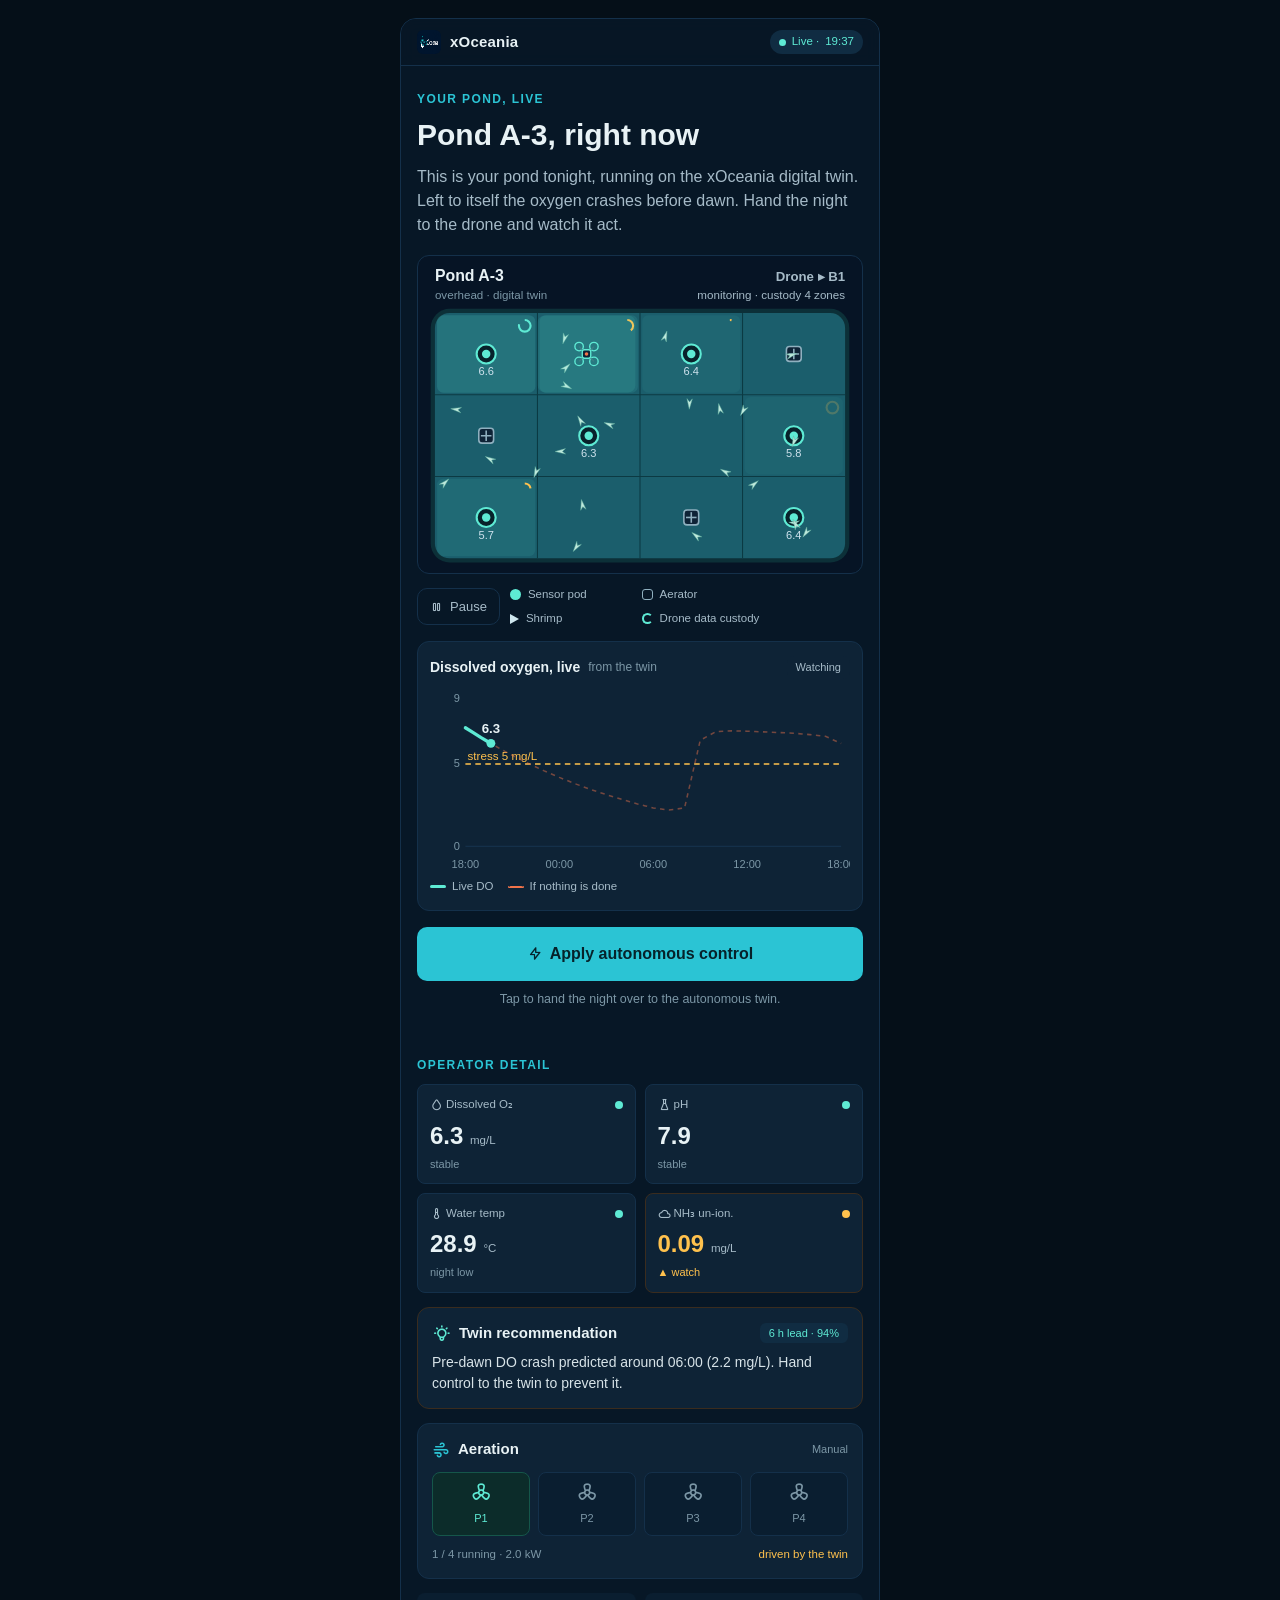
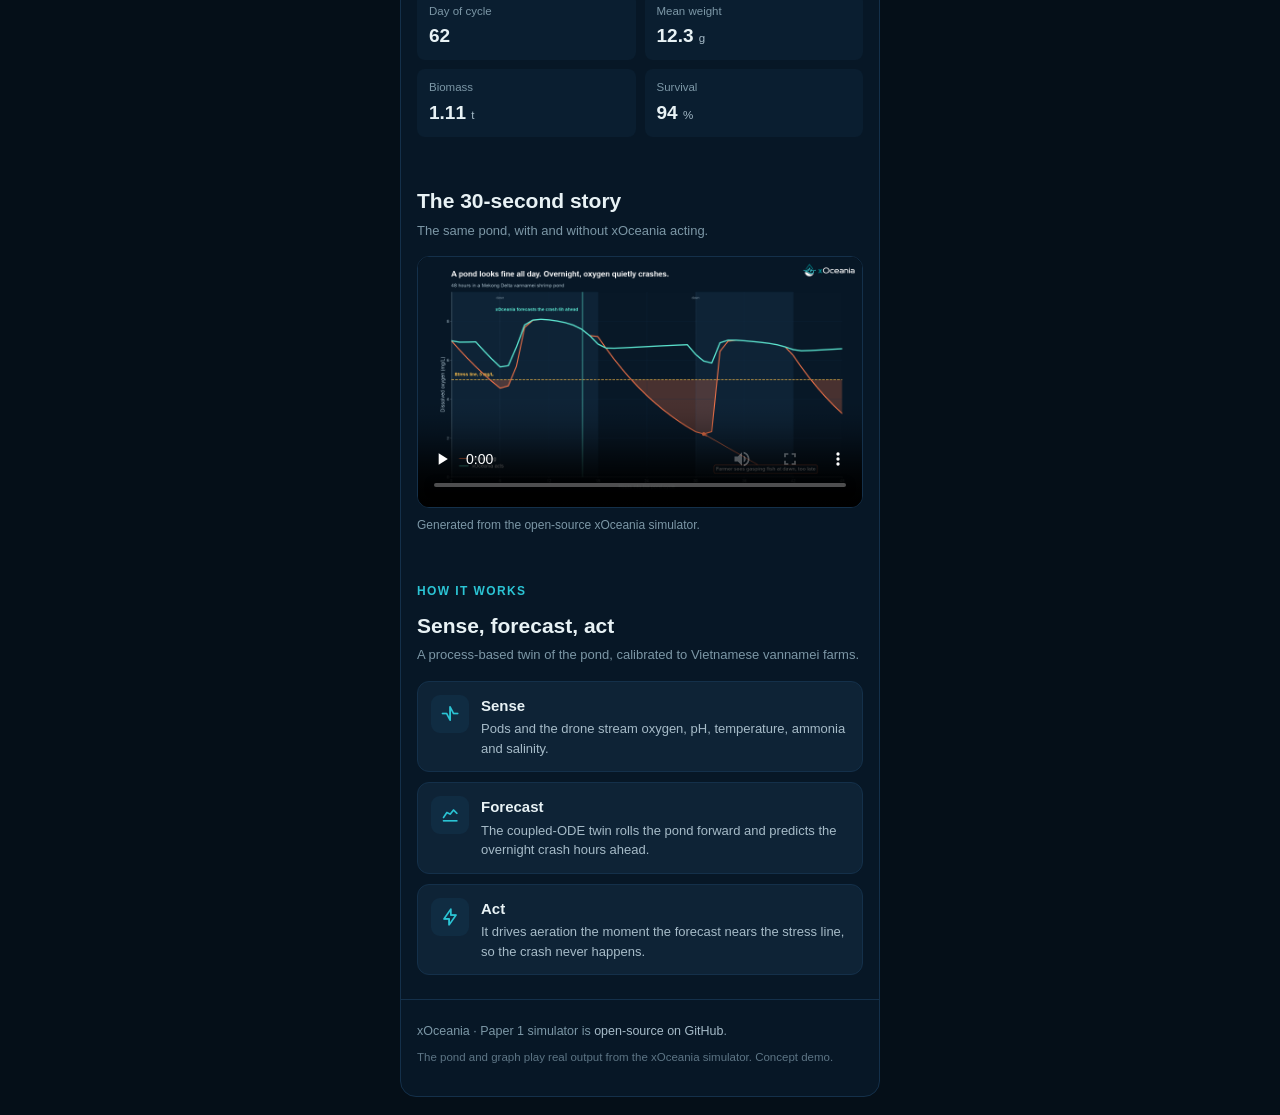
<file: app/index.html>
<!DOCTYPE html>
<html lang="en">
<head>
<meta charset="utf-8">
<meta name="viewport" content="width=device-width, initial-scale=1, viewport-fit=cover">
<title>xOceania — your pond, live</title>
<meta name="description" content="Watch your shrimp pond on the xOceania digital twin. Hand it to autonomous control and see the drone prevent the pre-dawn oxygen crash, live.">
<meta name="theme-color" content="#071726">
<meta property="og:title" content="xOceania — see the crash before it happens">
<meta property="og:image" content="assets/poster.png">
<link rel="icon" href="assets/favicon.png">
<link rel="stylesheet" href="assets/icons.css">
<link rel="stylesheet" href="styles.css">
</head>
<body>
<div class="wrap">

  <div class="topbar">
    <img src="assets/logo.png" alt="xOceania logo">
    <span class="name">xOceania</span>
    <span class="pill" style="margin-left:auto"><span class="dot"></span>Live · <span id="clock">18:00</span></span>
  </div>

  <section id="live">
    <p class="eyebrow">Your pond, live</p>
    <h1>Pond A-3, right now</h1>
    <p class="lede">This is your pond tonight, running on the xOceania digital twin. Left to itself the oxygen crashes before dawn. Hand the night to the drone and watch it act.</p>

    <div class="pond-wrap reveal">
      <div id="pond-stage"></div>
    </div>
    <div class="pond-controls">
      <button class="btn ghost" id="pond-play" style="width:auto;padding:8px 12px;font-size:13px"><i class="ti ti-player-pause"></i> Pause</button>
      <div class="pond-legend" style="margin-top:0">
        <span><span class="lg-dot" style="background:#5EEAD4"></span>Sensor pod</span>
        <span><span class="lg-sq" style="border-color:#8fb0bf"></span>Aerator</span>
        <span><span class="lg-tri"></span>Shrimp</span>
        <span><span class="lg-ring"></span>Drone data custody</span>
      </div>
    </div>

    <div class="card chart-card reveal" style="margin-top:14px">
      <div class="chart-head">
        <span class="t">Dissolved oxygen, live</span>
        <span class="s">from the twin</span>
        <span class="tag" id="status-pill" style="margin-left:auto;background:#3a1f15;color:#F0734A">Heading for crash</span>
      </div>
      <div id="live-graph"></div>
      <div class="legend">
        <span><span class="swatch" style="background:#5EEAD4"></span>Live DO</span>
        <span><span class="swatch dash" style="border-color:#F0734A"></span>If nothing is done</span>
      </div>
    </div>

    <button class="btn primary engage reveal" id="live-engage"><i class="ti ti-bolt"></i> Apply autonomous control</button>
    <p class="engage-sub" id="live-status">Tap to hand the night over to the autonomous twin.</p>
  </section>

  <section id="operator">
    <p class="eyebrow">Operator detail</p>
    <div class="kpis reveal">
      <div class="kpi warn" id="kpi-do">
        <div class="row"><span><i class="ti ti-droplet"></i>Dissolved O₂</span><span class="statusdot" style="background:#FFC14D"></span></div>
        <div class="val">5.1 <span class="u">mg/L</span></div><div class="foot">▼ falling</div>
      </div>
      <div class="kpi">
        <div class="row"><span><i class="ti ti-flask"></i>pH</span><span class="statusdot" style="background:#5EEAD4"></span></div>
        <div class="val">7.9</div><div class="foot" style="color:#7C97A6">stable</div>
      </div>
      <div class="kpi">
        <div class="row"><span><i class="ti ti-temperature"></i>Water temp</span><span class="statusdot" style="background:#5EEAD4"></span></div>
        <div class="val">28.9 <span class="u">°C</span></div><div class="foot" style="color:#7C97A6">night low</div>
      </div>
      <div class="kpi warn">
        <div class="row"><span><i class="ti ti-cloud"></i>NH₃ un-ion.</span><span class="statusdot" style="background:#FFC14D"></span></div>
        <div class="val">0.09 <span class="u">mg/L</span></div><div class="foot">▲ watch</div>
      </div>
    </div>

    <div class="card rec reveal">
      <div class="h"><i class="ti ti-bulb"></i><span class="t">Twin recommendation</span><span class="lead">6 h lead · 94%</span></div>
      <p id="rec-text">Pre-dawn DO crash predicted around 06:00. Hand control to the twin to prevent it.</p>
    </div>

    <div class="card aer reveal">
      <div class="h"><i class="ti ti-wind"></i><span class="t">Aeration</span><span class="mode" id="aer-mode">Manual</span></div>
      <div class="wheels" id="wheels">
        <div class="wheel on"><i class="ti ti-propeller"></i><div class="lab">P1</div></div>
        <div class="wheel"><i class="ti ti-propeller"></i><div class="lab">P2</div></div>
        <div class="wheel"><i class="ti ti-propeller"></i><div class="lab">P3</div></div>
        <div class="wheel"><i class="ti ti-propeller"></i><div class="lab">P4</div></div>
      </div>
      <div class="foot"><span id="aer-count">1 / 4 running · 2.0 kW</span><span class="rcm">driven by the twin</span></div>
    </div>

    <div class="vitals reveal">
      <div class="vital"><div class="l">Day of cycle</div><div class="v">62</div></div>
      <div class="vital"><div class="l">Mean weight</div><div class="v">12.3 <span class="u">g</span></div></div>
      <div class="vital"><div class="l">Biomass</div><div class="v">1.11 <span class="u">t</span></div></div>
      <div class="vital"><div class="l">Survival</div><div class="v">94 <span class="u">%</span></div></div>
    </div>
  </section>

  <section id="film" class="reveal">
    <h2>The 30-second story</h2>
    <p class="sub">The same pond, with and without xOceania acting.</p>
    <video controls preload="none" poster="assets/poster.png" playsinline>
      <source src="assets/film.mp4" type="video/mp4">
    </video>
    <p class="filmcap">Generated from the open-source xOceania simulator.</p>
  </section>

  <section class="reveal">
    <p class="eyebrow">How it works</p>
    <h2>Sense, forecast, act</h2>
    <p class="sub">A process-based twin of the pond, calibrated to Vietnamese vannamei farms.</p>
    <div class="steps">
      <div class="step"><div class="ic"><i class="ti ti-wave-saw-tool"></i></div><div><p class="t">Sense</p><p class="d">Pods and the drone stream oxygen, pH, temperature, ammonia and salinity.</p></div></div>
      <div class="step"><div class="ic"><i class="ti ti-chart-line"></i></div><div><p class="t">Forecast</p><p class="d">The coupled-ODE twin rolls the pond forward and predicts the overnight crash hours ahead.</p></div></div>
      <div class="step"><div class="ic"><i class="ti ti-bolt"></i></div><div><p class="t">Act</p><p class="d">It drives aeration the moment the forecast nears the stress line, so the crash never happens.</p></div></div>
    </div>
  </section>

  <footer>
    <div>xOceania &middot; Paper 1 simulator is <a href="https://github.com/MinhXorbit/xoceania-sim">open-source on GitHub</a>.</div>
    <div class="note">The pond and graph play real output from the xOceania simulator. Concept demo.</div>
  </footer>

</div>
<script src="assets/twin_data.js"></script>
<script src="live.js"></script>
</body>
</html>
</file>
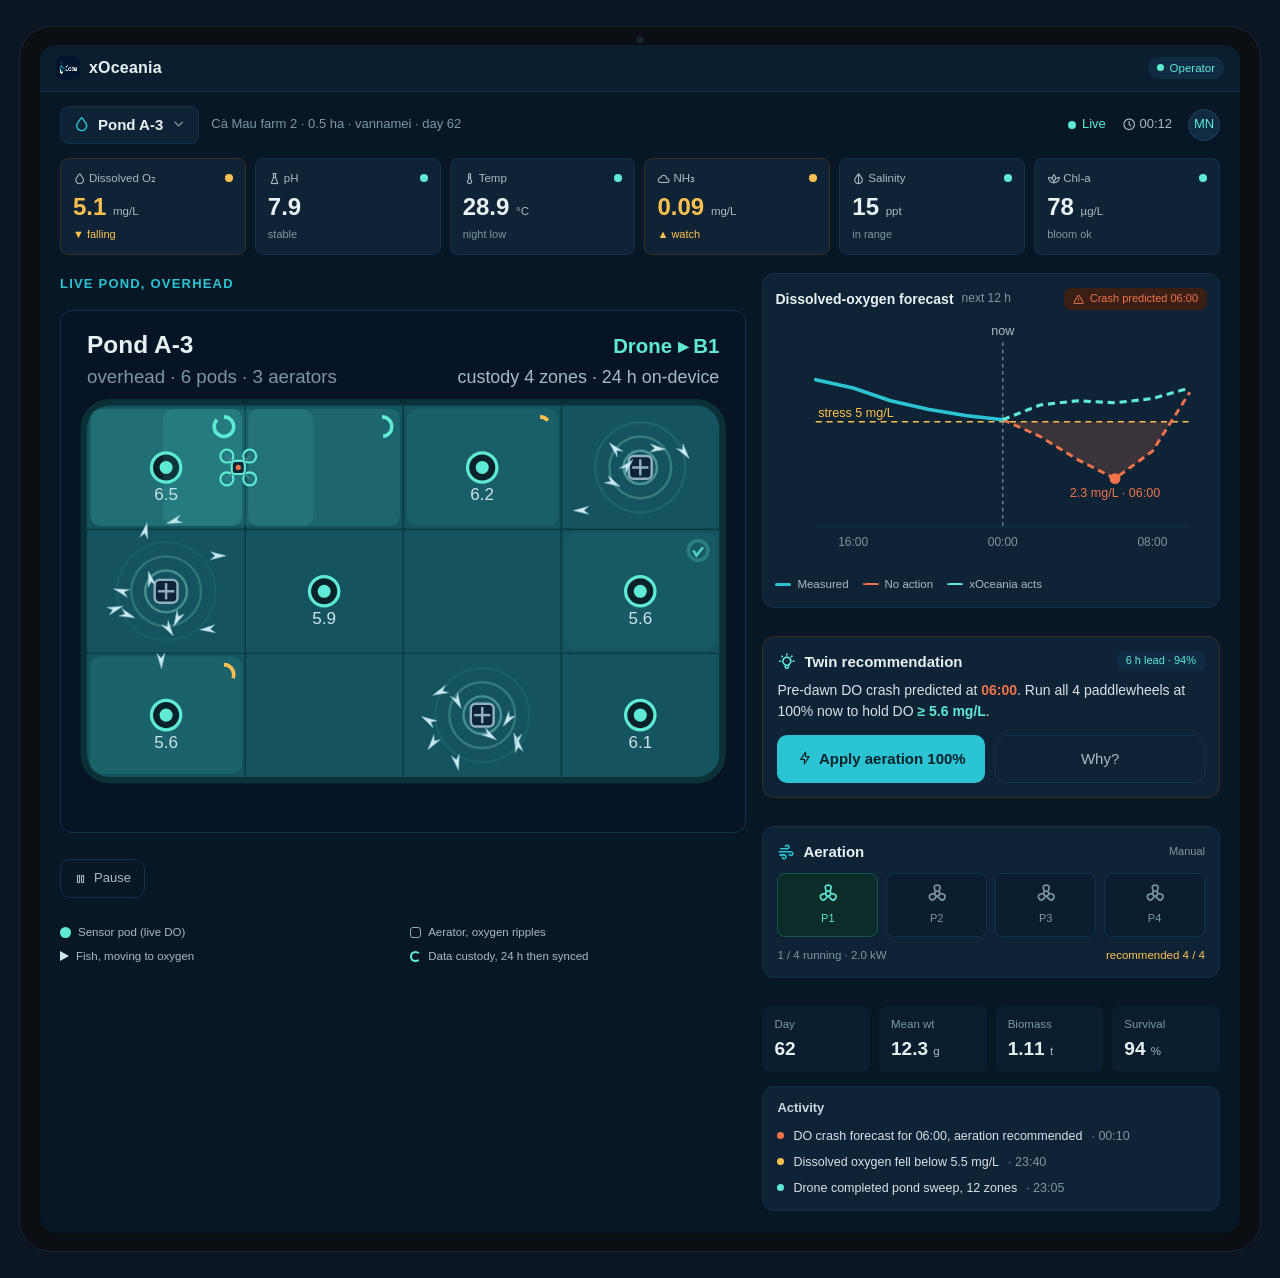
<file: app/tablet.html>
<!DOCTYPE html>
<html lang="en">
<head>
<meta charset="utf-8">
<meta name="viewport" content="width=device-width, initial-scale=1">
<title>xOceania Operator — tablet</title>
<link rel="stylesheet" href="assets/icons.css">
<link rel="stylesheet" href="styles.css">
<style>
  body{background:#0a1622; display:flex; justify-content:center; align-items:flex-start; padding:26px; margin:0}
  .tablet{background:#0b0f14; border:1px solid #1b2530; border-radius:32px; padding:18px 20px; position:relative}
  .tablet .cam{position:absolute; top:9px; left:50%; transform:translateX(-50%); width:7px; height:7px; border-radius:50%; background:#1b2530}
  .screen{width:1200px; background:#071726; border-radius:16px; overflow:hidden; color:#E8F2F5;
    font-family:-apple-system,BlinkMacSystemFont,"Segoe UI","Helvetica Neue",Arial,sans-serif; line-height:1.45}
  .screen .topbar{position:static; backdrop-filter:none; background:#0A1E30}
  .screen .topbar .name{font-size:16px}
  .tband{display:flex; align-items:center; gap:12px; padding:14px 20px 6px}
  .tband .chip{display:flex; align-items:center; gap:8px; background:#0E2336; border:1px solid #14304a; border-radius:8px; padding:7px 12px; font-size:15px; font-weight:600}
  .tband .chip i{color:#2BC4D4; font-size:17px}
  .tband .meta{margin-left:auto; display:flex; align-items:center; gap:16px; font-size:13px; color:#A6BBC8}
  .tband .av{width:32px; height:32px; border-radius:50%; background:#102C42; border:1px solid #1d425e; display:flex; align-items:center; justify-content:center; font-size:13px; color:#5EEAD4; font-weight:500}
  .screen .kpis{grid-template-columns:repeat(6,1fr); padding:8px 20px 4px}
  .tbody{display:grid; grid-template-columns:1.5fr 1fr; gap:16px; padding:14px 20px 22px; align-items:start}
  .col{display:flex; flex-direction:column; gap:14px}
  .ttitle{font-size:13px; letter-spacing:1.2px; text-transform:uppercase; color:#2BC4D4; font-weight:600; margin:2px 0 0}
  .pond-wrap{margin-top:2px}
  .pond-legend{grid-template-columns:1fr 1fr}
  .vitals{grid-template-columns:repeat(4,1fr)}
  .feed{background:#0E2336; border:1px solid #14304a; border-radius:12px; padding:12px 14px}
  .feed .ft{font-size:13px; font-weight:600; color:#C7D6DD; margin-bottom:9px}
  .feed .fi{display:flex; gap:9px; align-items:flex-start; margin-bottom:8px; font-size:12.5px; color:#D7E3E8}
  .feed .fi:last-child{margin-bottom:0}
  .feed .fd{width:7px; height:7px; border-radius:50%; margin-top:5px; flex:none}
</style>
</head>
<body>
<div class="tablet"><span class="cam"></span>
<div class="screen">

  <div class="topbar">
    <img src="assets/logo.png" alt="xOceania logo">
    <span class="name">xOceania</span>
    <span class="pill" style="margin-left:auto"><span class="dot" style="animation:none"></span>Operator</span>
  </div>

  <div class="tband">
    <span class="chip"><i class="ti ti-droplet"></i> Pond A-3 <i class="ti ti-chevron-down" style="color:#7C97A6;font-size:15px"></i></span>
    <span style="color:#7C97A6;font-size:13px">Cà Mau farm 2 · 0.5 ha · vannamei · day 62</span>
    <span class="meta">
      <span style="display:flex;align-items:center;gap:6px;color:#5EEAD4"><span style="width:8px;height:8px;border-radius:50%;background:#5EEAD4"></span>Live</span>
      <span><i class="ti ti-clock" style="font-size:14px;vertical-align:-2px"></i> 00:12</span>
      <span class="av">MN</span>
    </span>
  </div>

  <div class="kpis">
    <div class="kpi warn">
      <div class="row"><span><i class="ti ti-droplet"></i>Dissolved O₂</span><span class="statusdot" style="background:#FFC14D"></span></div>
      <div class="val" style="color:#FFC14D">5.1 <span class="u">mg/L</span></div><div class="foot">▼ falling</div></div>
    <div class="kpi">
      <div class="row"><span><i class="ti ti-flask"></i>pH</span><span class="statusdot" style="background:#5EEAD4"></span></div>
      <div class="val">7.9</div><div class="foot" style="color:#7C97A6">stable</div></div>
    <div class="kpi">
      <div class="row"><span><i class="ti ti-temperature"></i>Temp</span><span class="statusdot" style="background:#5EEAD4"></span></div>
      <div class="val">28.9 <span class="u">°C</span></div><div class="foot" style="color:#7C97A6">night low</div></div>
    <div class="kpi warn">
      <div class="row"><span><i class="ti ti-cloud"></i>NH₃</span><span class="statusdot" style="background:#FFC14D"></span></div>
      <div class="val" style="color:#FFC14D">0.09 <span class="u">mg/L</span></div><div class="foot">▲ watch</div></div>
    <div class="kpi">
      <div class="row"><span><i class="ti ti-droplet-half"></i>Salinity</span><span class="statusdot" style="background:#5EEAD4"></span></div>
      <div class="val">15 <span class="u">ppt</span></div><div class="foot" style="color:#7C97A6">in range</div></div>
    <div class="kpi">
      <div class="row"><span><i class="ti ti-plant-2"></i>Chl-a</span><span class="statusdot" style="background:#5EEAD4"></span></div>
      <div class="val">78 <span class="u">µg/L</span></div><div class="foot" style="color:#7C97A6">bloom ok</div></div>
  </div>

  <div class="tbody">

    <div class="col">
      <p class="ttitle">Live pond, overhead</p>
      <div class="pond-wrap"><div id="pond-stage"></div></div>
      <div class="pond-controls">
        <button class="btn ghost" id="pond-play" style="width:auto;padding:9px 13px;font-size:13px"><i class="ti ti-player-pause"></i> Pause</button>
      </div>
      <div class="pond-legend">
        <span><span class="lg-dot" style="background:#5EEAD4"></span>Sensor pod (live DO)</span>
        <span><span class="lg-sq" style="border-color:#8fb0bf"></span>Aerator, oxygen ripples</span>
        <span><span class="lg-tri"></span>Fish, moving to oxygen</span>
        <span><span class="lg-ring"></span>Data custody, 24 h then synced</span>
      </div>
    </div>

    <div class="col">
      <div class="card chart-card">
        <div class="chart-head">
          <span class="t">Dissolved-oxygen forecast</span><span class="s">next 12 h</span>
          <span class="tag warn"><i class="ti ti-alert-triangle"></i> Crash predicted 06:00</span>
        </div>
        <svg viewBox="0 0 360 210" class="forecast" role="img" aria-label="Dissolved oxygen forecast: without action it crashes to 2.3 mg/L before dawn; with xOceania it holds above the 5 mg/L stress line.">
          <line x1="34" y1="176" x2="346" y2="176" stroke="#14304a" stroke-width="1"/>
          <line x1="34" y1="88.2" x2="346" y2="88.2" stroke="#FFC14D" stroke-width="1.3" stroke-dasharray="5 4"/>
          <text x="36" y="84" fill="#FFC14D" font-size="10.5" font-family="sans-serif">stress 5 mg/L</text>
          <line x1="190" y1="22" x2="190" y2="176" stroke="#7C97A6" stroke-width="1" stroke-dasharray="3 3"/>
          <text x="190" y="16" fill="#A6BBC8" font-size="10.5" text-anchor="middle" font-family="sans-serif">now</text>
          <polygon points="193.9,88.2 221.2,100.5 252.4,119.8 283.6,135.6 314.8,112.8 330.4,88.2" fill="#F0734A" opacity="0.2"/>
          <polyline points="34,53.1 65.2,60.1 96.4,70.7 127.6,77.7 158.8,83 190,86.5" fill="none" stroke="#2BC4D4" stroke-width="3" stroke-linecap="round"/>
          <polyline points="190,86.5 221.2,100.5 252.4,119.8 283.6,135.6 314.8,112.8 346,63.6" fill="none" stroke="#F0734A" stroke-width="2.4" stroke-dasharray="6 4"/>
          <polyline points="190,86.5 221.2,74.2 252.4,70.7 283.6,72.4 314.8,68.9 346,60.1" fill="none" stroke="#5EEAD4" stroke-width="2.6" stroke-dasharray="6 4"/>
          <circle cx="283.6" cy="135.6" r="4.5" fill="#F0734A"/>
          <text x="283.6" y="151" fill="#F0734A" font-size="10.5" text-anchor="middle" font-family="sans-serif">2.3 mg/L · 06:00</text>
          <text x="65.2" y="192" fill="#7C97A6" font-size="10" text-anchor="middle" font-family="sans-serif">16:00</text>
          <text x="190" y="192" fill="#7C97A6" font-size="10" text-anchor="middle" font-family="sans-serif">00:00</text>
          <text x="314.8" y="192" fill="#7C97A6" font-size="10" text-anchor="middle" font-family="sans-serif">08:00</text>
        </svg>
        <div class="legend">
          <span><span class="swatch" style="background:#2BC4D4"></span>Measured</span>
          <span><span class="swatch dash" style="border-color:#F0734A"></span>No action</span>
          <span><span class="swatch dash" style="border-color:#5EEAD4"></span>xOceania acts</span>
        </div>
      </div>

      <div class="card rec">
        <div class="h"><i class="ti ti-bulb"></i><span class="t">Twin recommendation</span><span class="lead">6 h lead · 94%</span></div>
        <p>Pre-dawn DO crash predicted at <b>06:00</b>. Run all 4 paddlewheels at 100% now to hold DO <span class="good">≥ 5.6 mg/L</span>.</p>
        <div class="btn-row">
          <button class="btn primary"><i class="ti ti-bolt"></i> Apply aeration 100%</button>
          <button class="btn ghost">Why?</button>
        </div>
      </div>

      <div class="card aer">
        <div class="h"><i class="ti ti-wind"></i><span class="t">Aeration</span><span class="mode">Manual</span></div>
        <div class="wheels">
          <div class="wheel on"><i class="ti ti-propeller"></i><div class="lab">P1</div></div>
          <div class="wheel"><i class="ti ti-propeller"></i><div class="lab">P2</div></div>
          <div class="wheel"><i class="ti ti-propeller"></i><div class="lab">P3</div></div>
          <div class="wheel"><i class="ti ti-propeller"></i><div class="lab">P4</div></div>
        </div>
        <div class="foot"><span>1 / 4 running · 2.0 kW</span><span class="rcm">recommended 4 / 4</span></div>
      </div>

      <div class="vitals">
        <div class="vital"><div class="l">Day</div><div class="v">62</div></div>
        <div class="vital"><div class="l">Mean wt</div><div class="v">12.3 <span class="u">g</span></div></div>
        <div class="vital"><div class="l">Biomass</div><div class="v">1.11 <span class="u">t</span></div></div>
        <div class="vital"><div class="l">Survival</div><div class="v">94 <span class="u">%</span></div></div>
      </div>

      <div class="feed">
        <div class="ft">Activity</div>
        <div class="fi"><span class="fd" style="background:#F0734A"></span>DO crash forecast for 06:00, aeration recommended <span style="color:#7C97A6">· 00:10</span></div>
        <div class="fi"><span class="fd" style="background:#FFC14D"></span>Dissolved oxygen fell below 5.5 mg/L <span style="color:#7C97A6">· 23:40</span></div>
        <div class="fi"><span class="fd" style="background:#5EEAD4"></span>Drone completed pond sweep, 12 zones <span style="color:#7C97A6">· 23:05</span></div>
      </div>
    </div>

  </div>
</div>
</div>
<script src="pond.js"></script>
</body>
</html>
</file>
